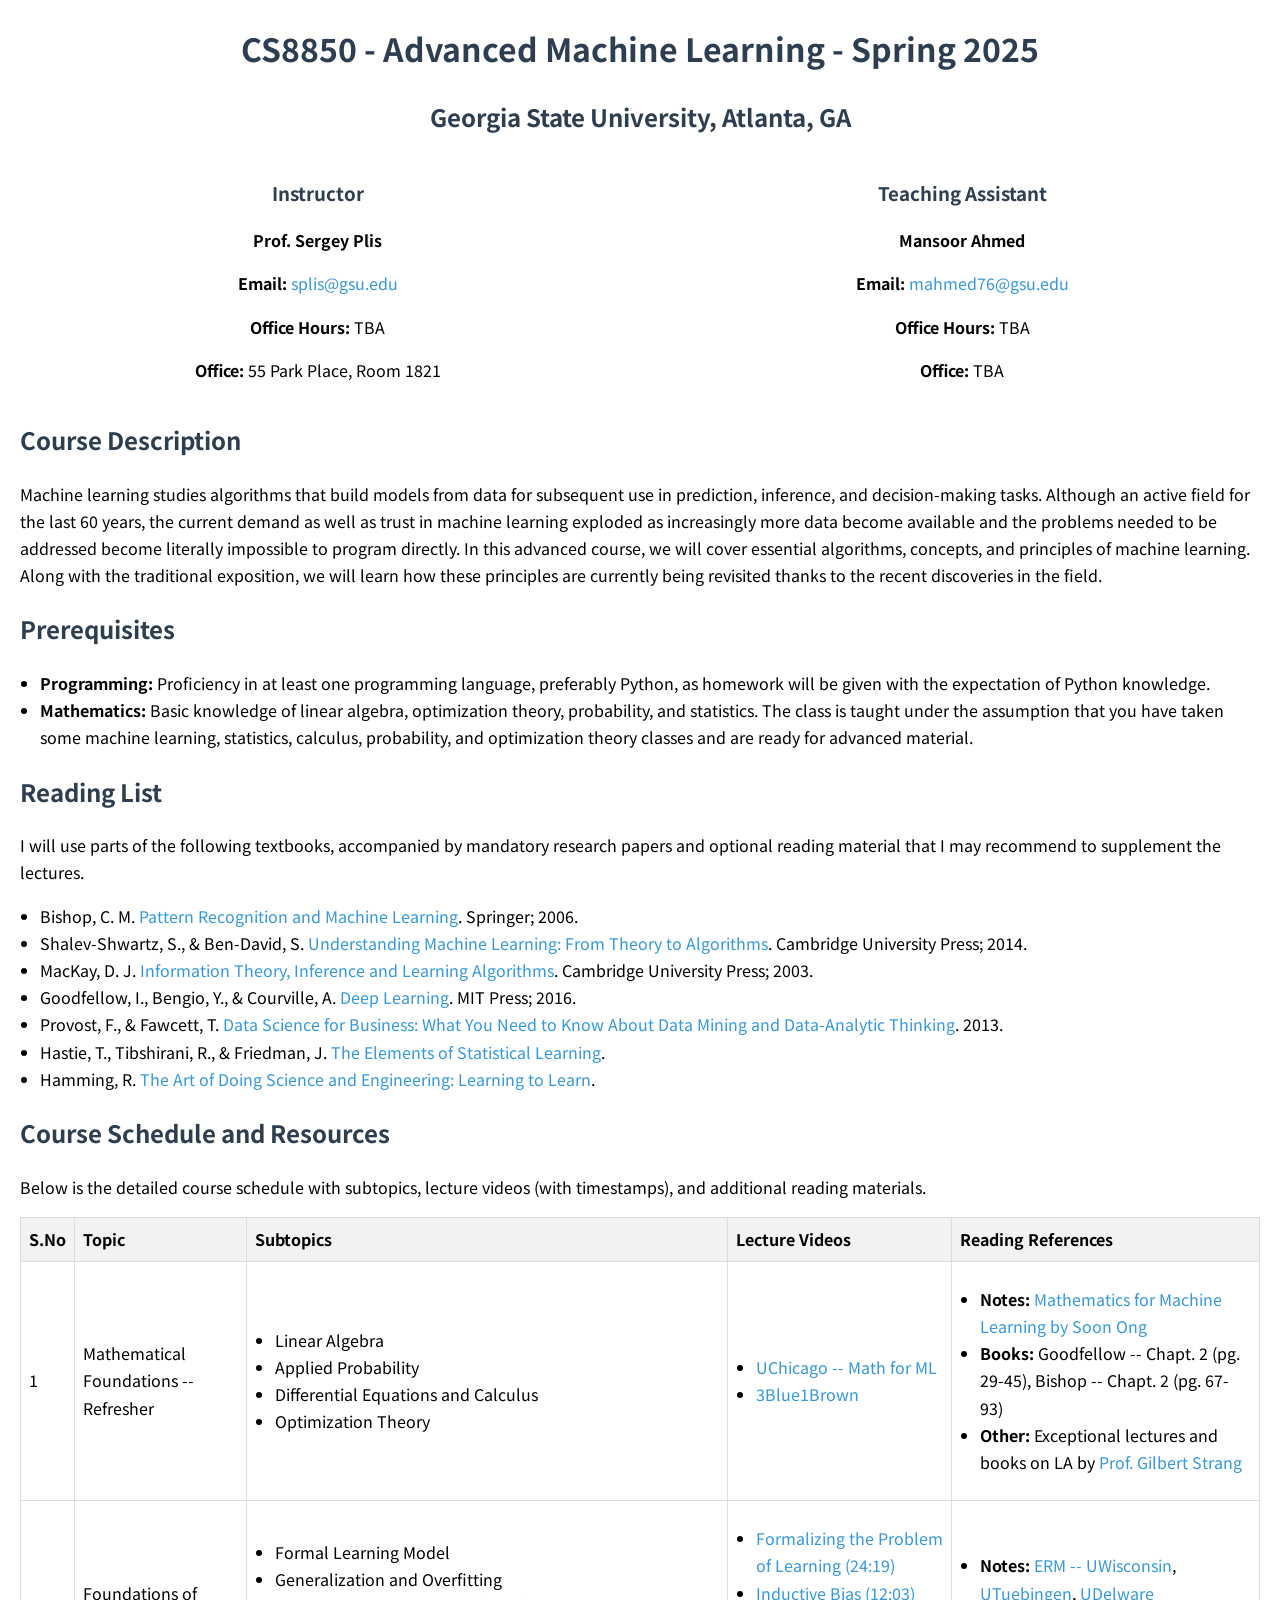
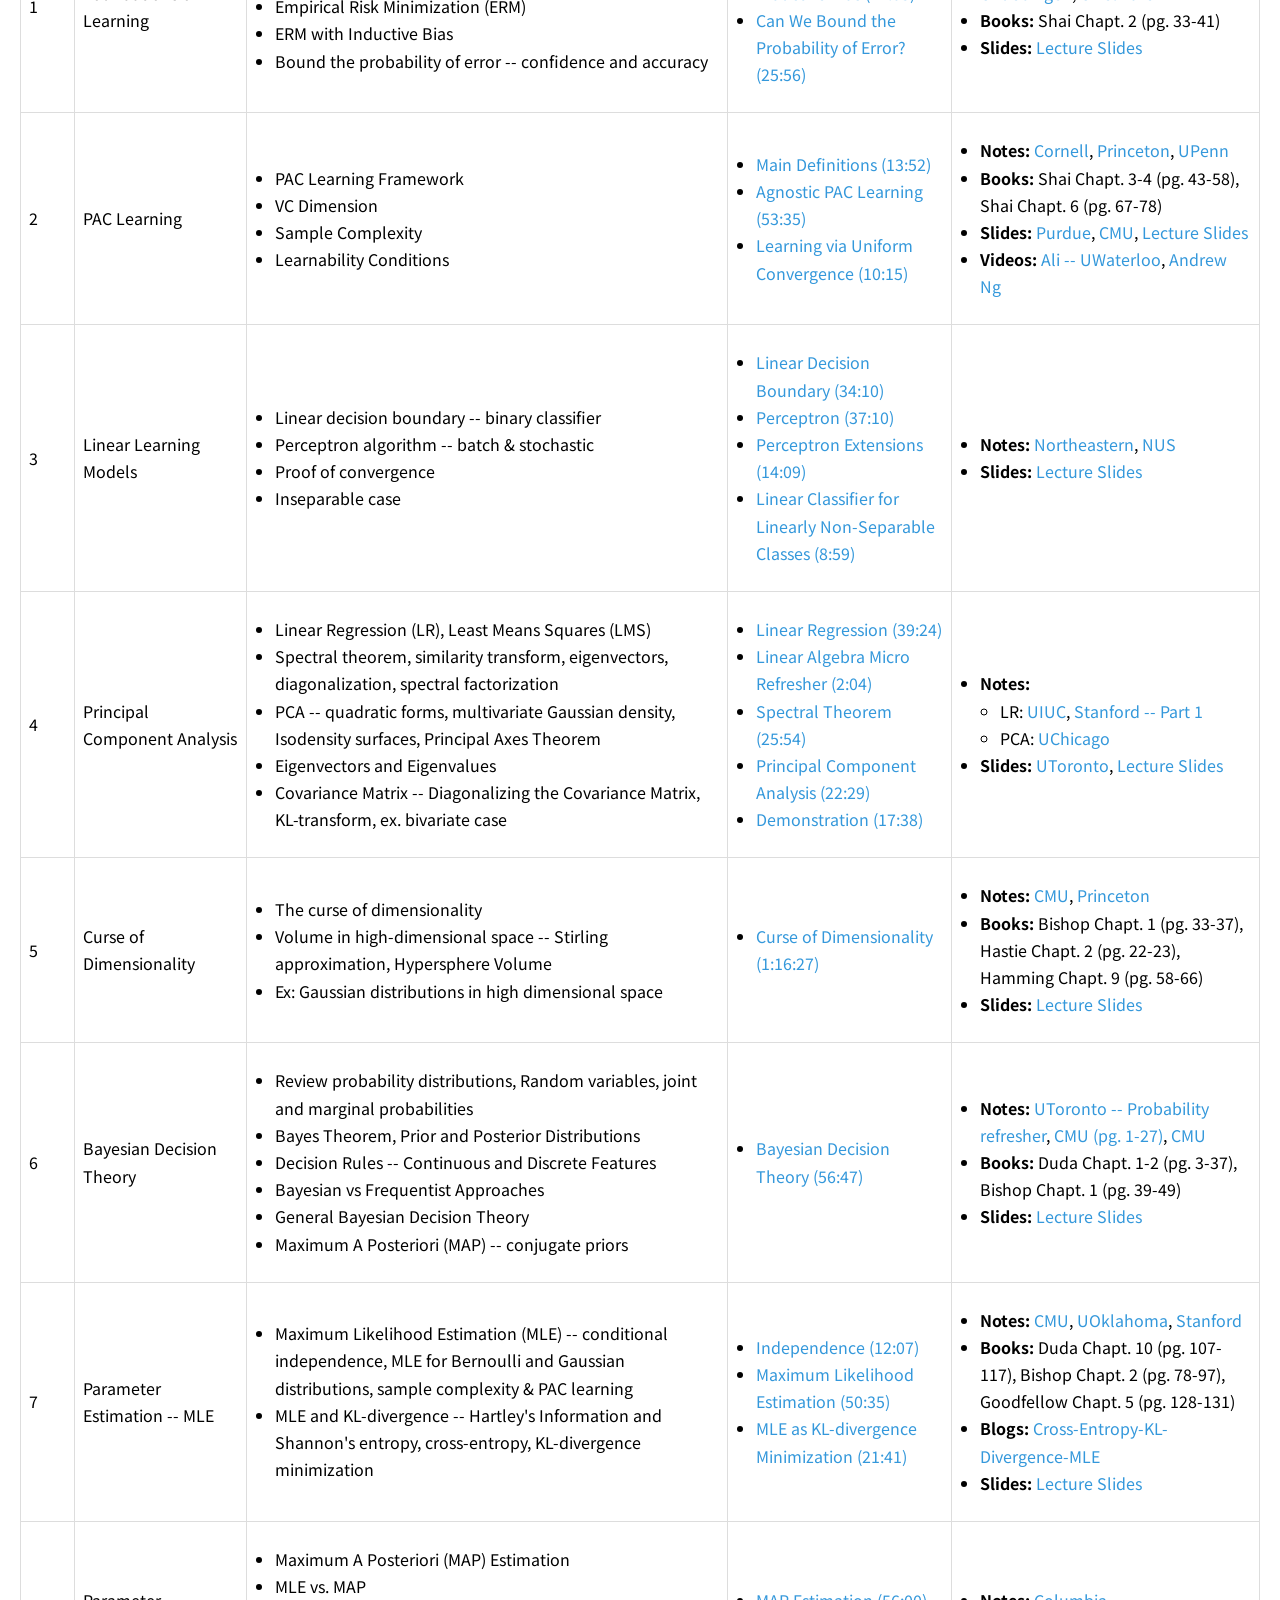
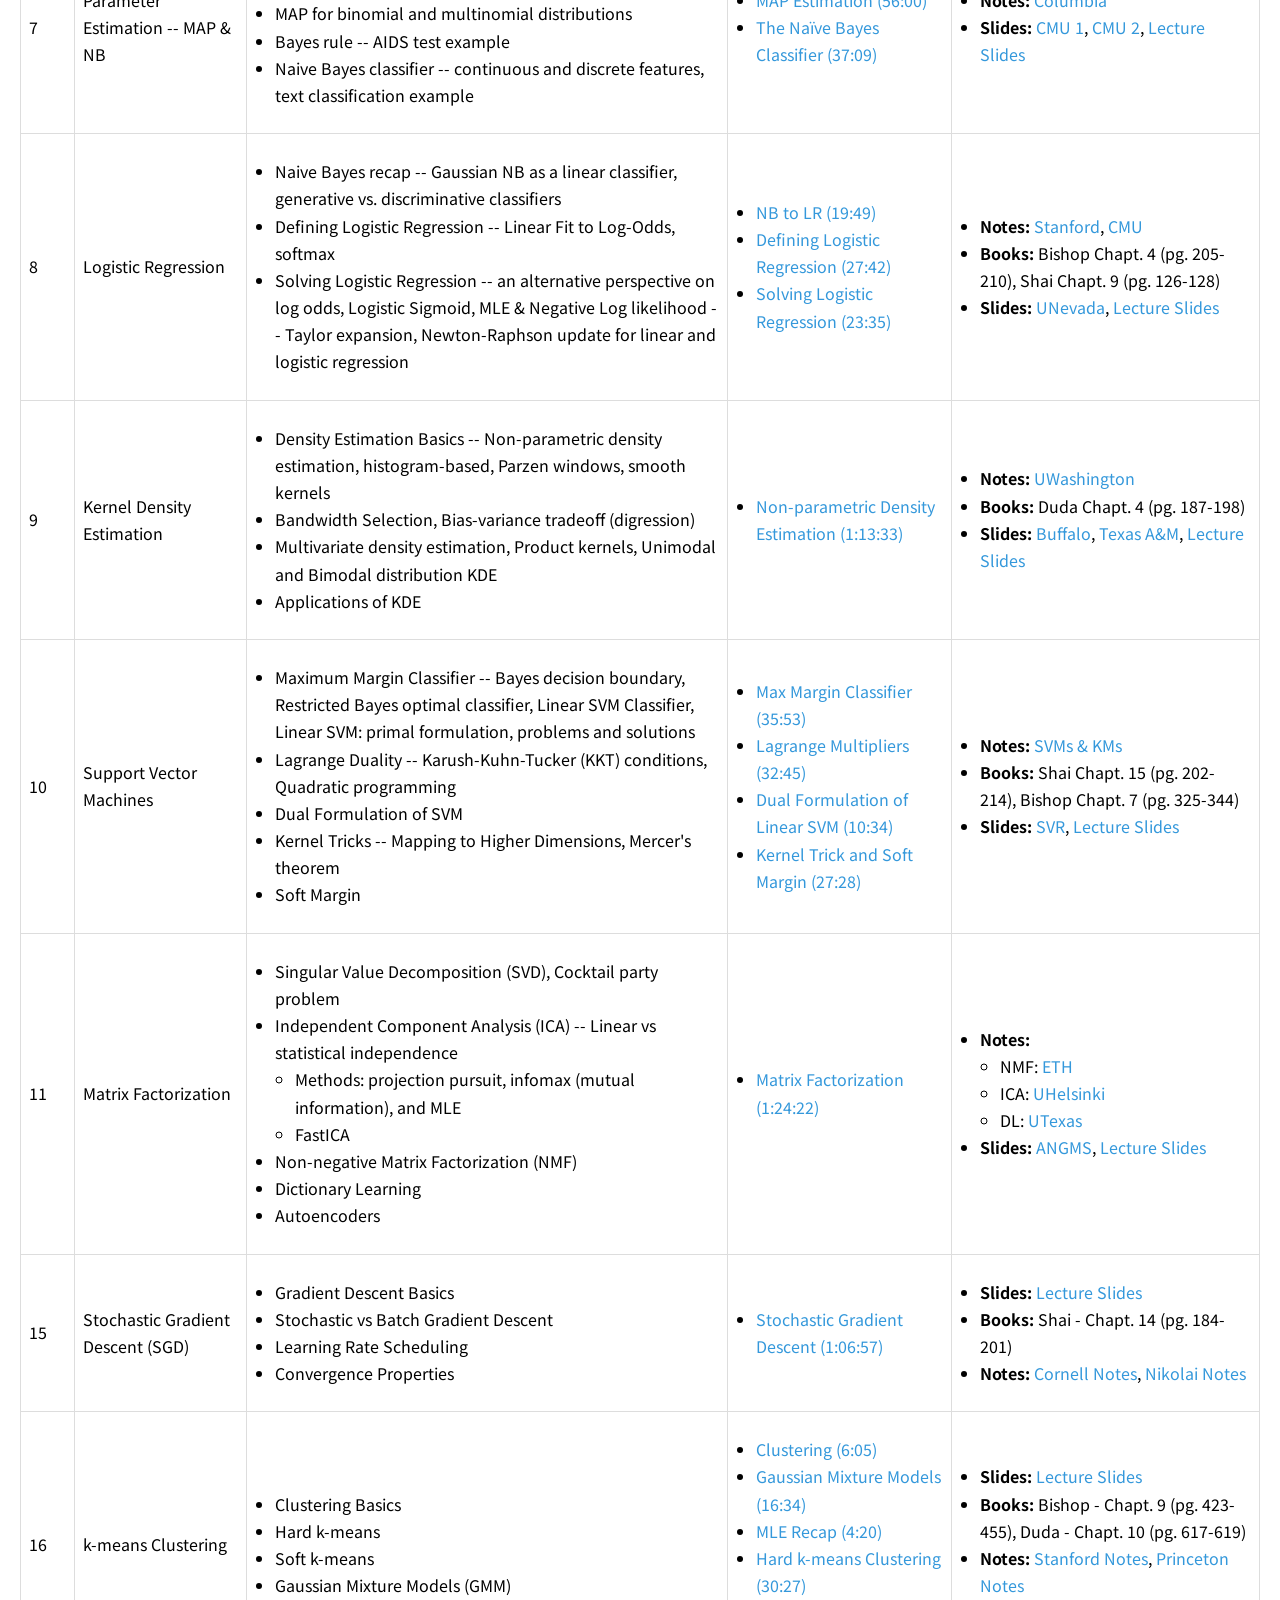
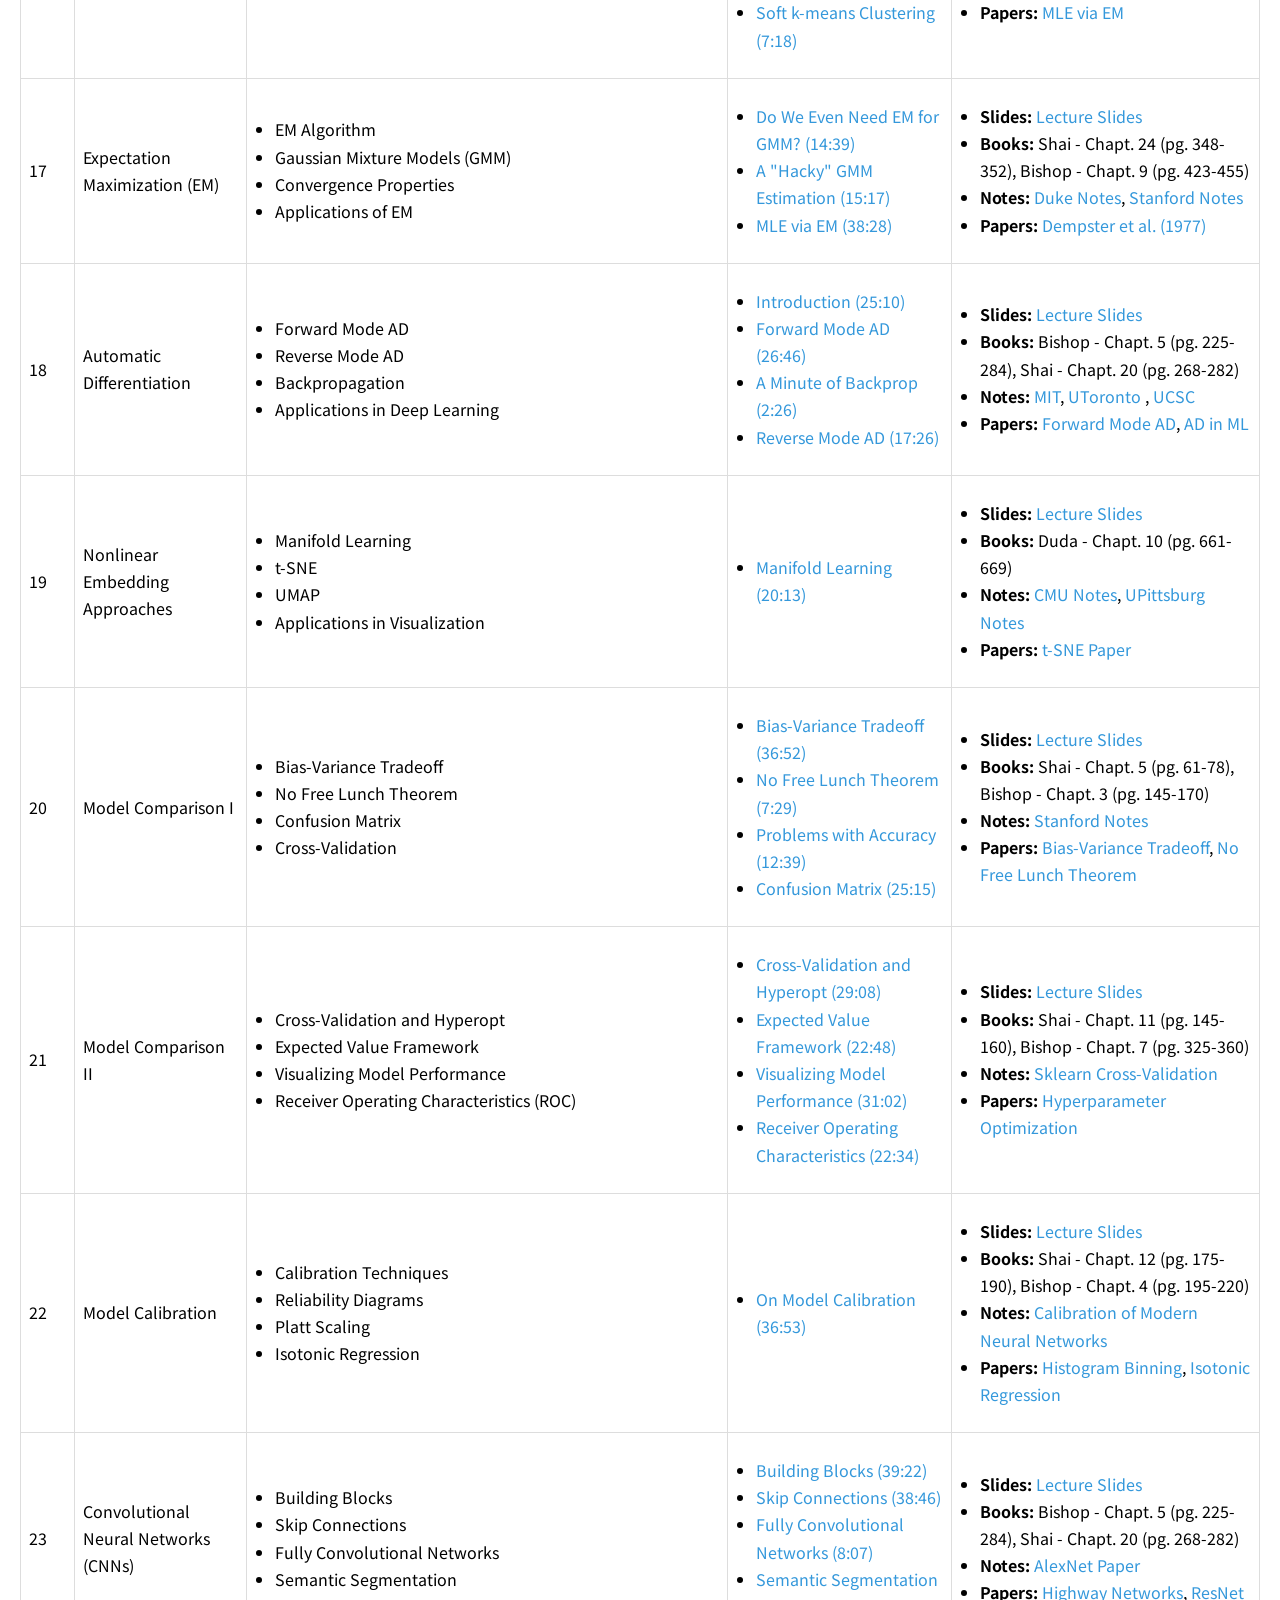
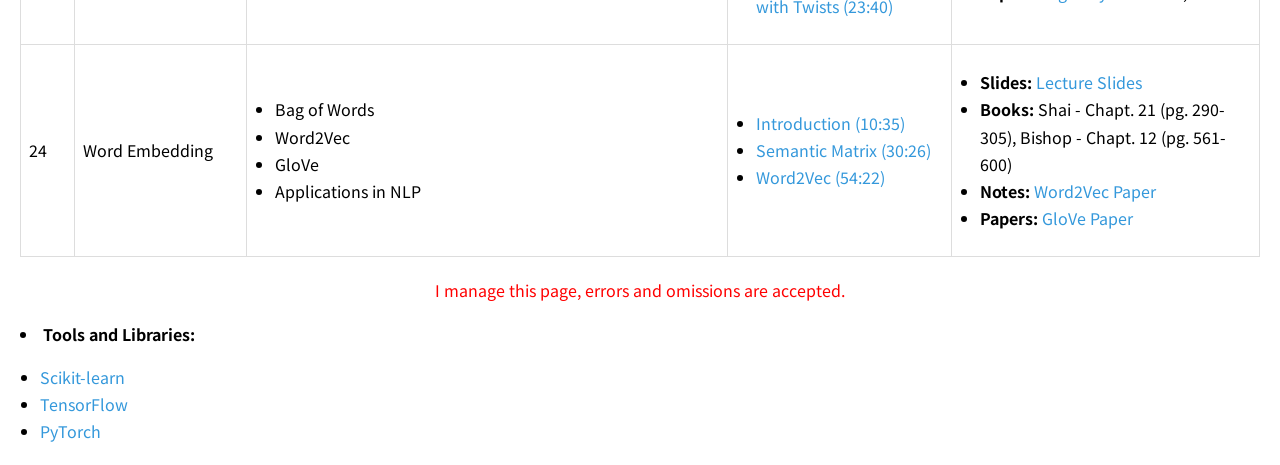
<file: aml25.html>
<!DOCTYPE html>
<html lang="en">
<head>
  <meta charset="UTF-8">
  <meta name="viewport" content="width=device-width, initial-scale=1.0">
  <title>CS8850 - Advanced Machine Learning</title>
  <link rel="preconnect" href="https://fonts.googleapis.com">
  <link rel="preconnect" href="https://fonts.gstatic.com" crossorigin>
  <link href="https://fonts.googleapis.com/css2?family=Noto+Sans+JP:wght@400;500;600;700&display=swap" rel="stylesheet">
  <style>
    body {
      font-family: 'Noto Sans JP', -apple-system, BlinkMacSystemFont, 'Segoe UI', sans-serif;
      line-height: 1.7;
      margin: 20px;
    }
    h1, h2, h3 {
      color: #2c3e50;
    }
    table {
      width: 100%;
      border-collapse: collapse;
      margin-bottom: 20px;
    }
    th, td {
      border: 1px solid #ddd;
      padding: 8px;
      text-align: left;
    }
    th {
      background-color: #f2f2f2;
    }
    ul {
      padding-left: 20px;
    }
    a {
      color: #3498db;
      text-decoration: none;
    }
    a:hover {
      text-decoration: underline;
    }
    .center {
      text-align: center;
    }
    .instructor-details, .ta-details {
      display: flex;
      justify-content: space-between;
      margin-bottom: 20px;
      text-align: center;
    }
    .instructor-details div, .ta-details div {
      width: 48%;
    }
  </style>
</head>
<body>

  <h1 class="center">CS8850 - Advanced Machine Learning - Spring 2025</h1>
  <h2 class="center">Georgia State University, Atlanta, GA</h2>

  <div class="instructor-details">
    <div>
      <h3>Instructor</h3>
      <p><strong>Prof. Sergey Plis</strong> </p>
      <p><strong>Email:</strong> <a target="_blank" href="mailto:splis@gsu.edu">splis@gsu.edu</a></p>
      <p><strong>Office Hours:</strong> TBA</p>
      <p><strong>Office:</strong> 55 Park Place, Room 1821</p>
    </div>
    <div>
      <h3> Teaching Assistant</h3>
      <p><strong>Mansoor Ahmed</strong> </p>
      <p><strong>Email:</strong> <a target="_blank" href="mailto:mahmed76@gsu.edu">mahmed76@gsu.edu</a></p>
      <p><strong>Office Hours:</strong> TBA</p>
      <p><strong>Office:</strong> TBA</p>
    </div>
  </div>

  <h2>Course Description</h2>
  <p>
    Machine learning studies algorithms that build models from data for subsequent use in prediction, inference, and decision-making tasks. Although an active field for the last 60 years, the current demand as well as trust in machine learning exploded as increasingly more data become available and the problems needed to be addressed become literally impossible to program directly. In this advanced course, we will cover essential algorithms, concepts, and principles of machine learning. Along with the traditional exposition, we will learn how these principles are currently being revisited thanks to the recent discoveries in the field.
  </p>

  <h2>Prerequisites</h2>
  <ul>
    <li><strong>Programming:</strong> Proficiency in at least one programming language, preferably Python, as homework will be given with the expectation of Python knowledge.</li>
    <li><strong>Mathematics:</strong> Basic knowledge of linear algebra, optimization theory, probability, and statistics. The class is taught under the assumption that you have taken some machine learning, statistics, calculus, probability, and optimization theory classes and are ready for advanced material.</li>
  </ul>

  <h2>Reading List</h2>
  <p>
    I will use parts of the following textbooks, accompanied by mandatory research papers and optional reading material that I may recommend to supplement the lectures.
  </p>

  <ul>
    <li>
      Bishop, C. M. 
      <a target="_blank" href="https://www.cs.uoi.gr/~arly/courses/ml/tmp/Bishop_book.pdf">Pattern Recognition and Machine Learning</a>.
      Springer; 2006.
    </li>
    <li>
      Shalev-Shwartz, S., & Ben-David, S. 
      <a target="_blank" href="https://www.cs.huji.ac.il/~shais/UnderstandingMachineLearning/understanding-machine-learning-theory-algorithms.pdf">Understanding Machine Learning: From Theory to Algorithms</a>.
      Cambridge University Press; 2014.
    </li>
    <li>
      MacKay, D. J. 
      <a target="_blank" href="http://www.inference.org.uk/itila/book.html">Information Theory, Inference and Learning Algorithms</a>.
      Cambridge University Press; 2003.
    </li>
    <li>
      Goodfellow, I., Bengio, Y., & Courville, A. 
      <a target="_blank" href="http://alvarestech.com/temp/deep/Deep%20Learning%20by%20Ian%20Goodfellow,%20Yoshua%20Bengio,%20Aaron%20Courville%20(z-lib.org).pdf">Deep Learning</a>.
      MIT Press; 2016.
    </li>
    <li>
      Provost, F., & Fawcett, T. 
      <a target="_blank" href="https://www.advisory21.com.mt/wp-content/uploads/2023/05/Data-Science-for-Business.pdf">Data Science for Business: What You Need to Know About Data Mining and Data-Analytic Thinking</a>.
      2013.
    </li>
    <li>
      Hastie, T., Tibshirani, R., & Friedman, J. 
      <a target="_blank" href="https://www.sas.upenn.edu/~fdiebold/NoHesitations/BookAdvanced.pdf">The Elements of Statistical Learning</a>.
    </li>
    <li>
      Hamming, R. 
      <a target="_blank" href="https://worrydream.com/refs/Hamming_1997_-_The_Art_of_Doing_Science_and_Engineering.pdf">The Art of Doing Science and Engineering: Learning to Learn</a>.
    </li>
  </ul>

  <h2>Course Schedule and Resources</h2>
  <p>Below is the detailed course schedule with subtopics, lecture videos (with timestamps), and additional reading materials.</p>

  <table>
    <thead>
      <tr>
        <th>S.No</th>
        <th>Topic</th>
        <th>Subtopics</th>
        <th>Lecture Videos</th>
        <th>Reading References</th>
      </tr>
    </thead>
    <tbody>


<!-- Week 1 -->
<tr>
  <td>1</td>
  <td>Mathematical Foundations -- Refresher</td>
  <td>
    <ul>
      <li>Linear Algebra</li>
      <li>Applied Probability</li>
      <li>Differential Equations and Calculus</li>
      <li>Optimization Theory</li>
    </ul>
  </td>
  <td>
    <ul>
      <li><a target="_blank" target="_blank" href="https://uchicago.hosted.panopto.com/Panopto/Pages/Sessions/List.aspx#folderID=%229a8246fb-a85d-4683-9652-ac41012e590c%22">UChicago -- Math for ML</a></li>
      <li><a target="_blank" href="https://www.3blue1brown.com/topics/linear-algebra">3Blue1Brown</a></li>
    </ul>
  </td>
  <td>
    <ul>
      <li><strong>Notes:</strong> <a target="_blank" href="https://mml-book.github.io/book/mml-book.pdf">Mathematics for Machine Learning by Soon Ong</a></li>
      <li><strong>Books:</strong> Goodfellow -- Chapt. 2 (pg. 29-45), Bishop -- Chapt. 2 (pg. 67-93)</li>
      <li><strong>Other:</strong> Exceptional lectures and books on LA by <a target="_blank" href="https://math.mit.edu/~gs/">Prof. Gilbert Strang</a></li>
    </ul>
  </td>
</tr>

<!-- Week 1 -->
<tr>
  <td>1</td>
  <td>Foundations of Learning</td>
  <td>
    <ul>
      <li>Formal Learning Model</li>
      <li>Generalization and Overfitting</li>
      <li>Empirical Risk Minimization (ERM)</li>
      <li>ERM with Inductive Bias</li>
      <li>Bound the probability of error -- confidence and accuracy</li>
    </ul>
  </td>
  <td>
    <ul>
      <li><a target="_blank" href="https://youtu.be/yqUG88kTByI?list=PLWL87aJW5Y--YMBUgw4yn28_njbLMHINR">Formalizing the Problem of Learning (24:19)</a></li>
      <li><a target="_blank" href="https://youtu.be/GCqoI5J7iRg">Inductive Bias (12:03)</a></li>
      <li><a target="_blank" href="https://youtu.be/B2lJ6ZQgWjU?list=PLWL87aJW5Y--YMBUgw4yn28_njbLMHINR">Can We Bound the Probability of Error? (25:56)</a></li>
    </ul>
  </td>
  <td>
    <ul>
      <li><strong>Notes:</strong> <a target="_blank" href="https://pages.cs.wisc.edu/~kandasamy/courses/24fall-cs861/lectures/lec0102_pac_learning_intro.pdf">ERM -- UWisconsin</a>, <a target="_blank" href="https://webdav.tuebingen.mpg.de/is-class-2/Lecture1.pdf">UTuebingen</a>, <a target="_blank" href="https://www.eecis.udel.edu/~xwu/class/ELEG867/Lecture2.pdf">UDelware</a></li>
      <li><strong>Books:</strong> Shai Chapt. 2 (pg. 33-41)</li>
      <li><strong>Slides:</strong> <a target="_blank" href="https://neuroneural.net/AML/cs8850_02_erm.html">Lecture Slides</a></li>
    </ul>
  </td>
</tr>

<!-- Week 2 -->
<tr>
  <td>2</td>
  <td>PAC Learning</td>
  <td>
    <ul>
      <li>PAC Learning Framework</li>
      <li>VC Dimension</li>
      <li>Sample Complexity</li>
      <li>Learnability Conditions</li>
    </ul>
  </td>
  <td>
    <ul>
      <li><a target="_blank" href="https://youtu.be/x4x7Wg_kpsA?list=PLWL87aJW5Y--YMBUgw4yn28_njbLMHINR">Main Definitions (13:52)</a></li>
      <li><a target="_blank" href="https://youtu.be/KDaBG4L3P8A?list=PLWL87aJW5Y--YMBUgw4yn28_njbLMHINR">Agnostic PAC Learning (53:35)</a></li>
      <li><a target="_blank" href="https://youtu.be/s3DRQHr9SVI?list=PLWL87aJW5Y--YMBUgw4yn28_njbLMHINR">Learning via Uniform Convergence (10:15)</a></li>
    </ul>
  </td>
  <td>
    <ul>
      <li><strong>Notes:</strong> <a target="_blank" href="https://www.cs.cornell.edu/courses/cs6781/2020sp/lectures/03-pac1.pdf">Cornell</a>, <a target="_blank" href="https://www.cs.princeton.edu/courses/archive/spring08/cos511/scribe_notes/0211.pdf">Princeton</a>, <a target="_blank" href="https://www.cis.upenn.edu/~danroth/Teaching/CS446-17/LectureNotesNew/colt/main.pdf">UPenn</a></li>
      <li><strong>Books:</strong> Shai Chapt. 3-4 (pg. 43-58), Shai Chapt. 6 (pg. 67-78)</li>
      <li><strong>Slides:</strong> <a target="_blank" href="https://engineering.purdue.edu/ChanGroup/ECE595/files/Lecture24_pac.pdf">Purdue</a>, <a target="_blank" href="https://www.cs.cmu.edu/~mgormley/courses/10601-s17/slides/lecture28-pac.pdf">CMU</a>, <a target="_blank" href="https://neuroneural.net/AML/cs8850_03_pac.html">Lecture Slides</a></li>
      <li><strong>Videos:</strong> <a target="_blank" href="https://www.youtube.com/watch?v=qOMOYM0WCzU">Ali -- UWaterloo</a>, <a target="_blank" href="https://www.youtube.com/watch?v=0kWZoyNRxTY&list=PLA89DCFA6ADACE599&index=11">Andrew Ng</a></li>
    </ul>
  </td>
</tr>

<!-- Week 3 -->
<tr>
  <td>3</td>
  <td>Linear Learning Models</td>
  <td>
    <ul>
      <li>Linear decision boundary -- binary classifier</li>
      <li>Perceptron algorithm -- batch & stochastic</li>
      <li>Proof of convergence</li>
      <li>Inseparable case</li>
    </ul>
  </td>
  <td>
    <ul>
      <li><a target="_blank" href="https://youtu.be/G5Adbaj54Ew?list=PLWL87aJW5Y--YMBUgw4yn28_njbLMHINR">Linear Decision Boundary (34:10)</a></li>
      <li><a target="_blank" href="https://youtu.be/MAvLeK4cbUI?list=PLWL87aJW5Y--YMBUgw4yn28_njbLMHINR">Perceptron (37:10)</a></li>
      <li><a target="_blank" href="https://youtu.be/rAbf1h16dZo?list=PLWL87aJW5Y--YMBUgw4yn28_njbLMHINR">Perceptron Extensions (14:09)</a></li>
      <li><a target="_blank" href="https://youtu.be/619G2Mgnlpw?list=PLWL87aJW5Y--YMBUgw4yn28_njbLMHINR">Linear Classifier for Linearly Non-Separable Classes (8:59)</a></li>
    </ul>
  </td>
  <td>
    <ul>
      <li><strong>Notes:</strong> <a target="_blank" href="https://course.ccs.neu.edu/cs6140sp15/2_GD_REG_pton_NN/lecture_notes/lectureNotes_Perceptron.pdf">Northeastern</a>, <a target="_blank" href="https://www.comp.nus.edu.sg/~scarlett/CS5339_notes/01-Perceptron_Notes.pdf">NUS</a></li>
      <li><strong>Slides:</strong> <a target="_blank" href="https://neuroneural.net/AML/cs8850_05_linear.html">Lecture Slides</a></li>
    </ul>
  </td>
</tr>

<!-- Week 4 -->
<tr>
  <td>4</td>
  <td>Principal Component Analysis</td>
  <td>
    <ul>
      <li>Linear Regression (LR), Least Means Squares (LMS)</li>
      <li>Spectral theorem, similarity transform, eigenvectors, diagonalization, spectral factorization</li>
      <li>PCA -- quadratic forms, multivariate Gaussian density, Isodensity surfaces, Principal Axes Theorem</li>
      <li>Eigenvectors and Eigenvalues</li>
      <li>Covariance Matrix -- Diagonalizing the Covariance Matrix, KL-transform, ex. bivariate case</li>
    </ul>
  </td>
  <td>
    <ul>
      <li><a target="_blank" href="https://youtu.be/D3aelYmwfL8?list=PLWL87aJW5Y--YMBUgw4yn28_njbLMHINR">Linear Regression (39:24)</a></li>
      <li><a target="_blank" href="https://youtu.be/Ow3iluZkHJs?list=PLWL87aJW5Y--YMBUgw4yn28_njbLMHINR">Linear Algebra Micro Refresher (2:04)</a></li>
      <li><a target="_blank" href="https://youtu.be/ZNRQFAx28WY?list=PLWL87aJW5Y--YMBUgw4yn28_njbLMHINR">Spectral Theorem (25:54)</a></li>
      <li><a target="_blank" href="https://youtu.be/EXDMzm3_e78?list=PLWL87aJW5Y--YMBUgw4yn28_njbLMHINR">Principal Component Analysis (22:29)</a></li>
      <li><a target="_blank" href="https://youtu.be/15tPLTsDeyg?list=PLWL87aJW5Y--YMBUgw4yn28_njbLMHINR">Demonstration (17:38)</a></li>
    </ul>
  </td>
  <td>
    <ul>
      <li><strong>Notes:</strong> 
        <ul>
          <li>LR: <a target="_blank" href="https://courses.grainger.illinois.edu/ece420/fa2017/AdaptiveSignalProcessing.pdf">UIUC</a>, <a target="_blank" href="https://see.stanford.edu/materials/aimlcs229/cs229-notes1.pdf">Stanford -- Part 1</a></li>
          <li>PCA: <a target="_blank" href="https://www.math.uchicago.edu/~may/VIGRE/VIGRE2009/REUPapers/Mei.pdf">UChicago</a></li>
        </ul>
      </li>
      <li><strong>Slides:</strong> <a target="_blank" href="https://www.cs.toronto.edu/~rahulgk/courses/csc311_f23/lectures/lec08.pdf">UToronto</a>, <a target="_blank" href="https://neuroneural.net/AML/cs8850_06_pca.html">Lecture Slides</a></li>
    </ul>
  </td>
</tr>

<!-- Week 5 -->
<tr>
  <td>5</td>
  <td>Curse of Dimensionality</td>
  <td>
    <ul>
      <li>The curse of dimensionality</li>
      <li>Volume in high-dimensional space -- Stirling approximation, Hypersphere Volume</li>
      <li>Ex: Gaussian distributions in high dimensional space</li>
    </ul>
  </td>
  <td>
    <ul>
      <li><a target="_blank" href="https://youtu.be/jcFKqAbExeE?list=PLWL87aJW5Y--YMBUgw4yn28_njbLMHINR">Curse of Dimensionality (1:16:27)</a></li>
    </ul>
  </td>
  <td>
    <ul>
      <li><strong>Notes:</strong> <a target="_blank" href="https://www.cs.cmu.edu/~venkatg/teaching/CStheory-infoage/chap1-high-dim-space.pdf">CMU</a>, <a target="_blank" href="https://www.cs.princeton.edu/courses/archive/fall15/cos521/lecnotes/lec12.pdf">Princeton</a></li>
      <li><strong>Books:</strong> Bishop Chapt. 1 (pg. 33-37), Hastie Chapt. 2 (pg. 22-23), Hamming Chapt. 9 (pg. 58-66)</li>
      <li><strong>Slides:</strong> <a target="_blank" href="https://neuroneural.net/AML/cs8850_07_curse.html">Lecture Slides</a></li>
    </ul>
  </td>
</tr>

<!-- Week 6 -->
<tr>
  <td>6</td>
  <td>Bayesian Decision Theory</td>
  <td>
    <ul>
      <li>Review probability distributions, Random variables, joint and marginal probabilities</li>
      <li>Bayes Theorem, Prior and Posterior Distributions</li>
      <li>Decision Rules -- Continuous and Discrete Features</li>
      <li>Bayesian vs Frequentist Approaches</li>
      <li>General Bayesian Decision Theory</li>
      <li>Maximum A Posteriori (MAP) -- conjugate priors</li>
    </ul>
  </td>
  <td>
    <ul>
      <li><a target="_blank" href="https://youtu.be/se3cKtL30i0?list=PLWL87aJW5Y--YMBUgw4yn28_njbLMHINR">Bayesian Decision Theory (56:47)</a></li>
    </ul>
  </td>
  <td>
    <ul>
      <li><strong>Notes:</strong> <a target="_blank" href="https://www.cs.toronto.edu/~ucacsjp/ProbLearning.pdf">UToronto -- Probability refresher</a>, <a target="_blank" href="https://www.stat.cmu.edu/~larry/=sml/Bayes.pdf">CMU (pg. 1-27)</a>, <a target="_blank" href="https://www.stat.cmu.edu/~brian/463-663/week09/Chapter%2003.pdf">CMU</a></li>
      <li><strong>Books:</strong> Duda Chapt. 1-2 (pg. 3-37), Bishop Chapt. 1 (pg. 39-49)</li>
      <li><strong>Slides:</strong> <a target="_blank" href="https://neuroneural.net/AML/cs8850_08_bayes.html">Lecture Slides</a></li>
    </ul>
  </td>
</tr>

<!-- Week 7 -->
<tr>
  <td>7</td>
  <td>Parameter Estimation -- MLE</td>
  <td>
    <ul>
      <li>Maximum Likelihood Estimation (MLE) -- conditional independence, MLE for Bernoulli and Gaussian distributions, sample complexity & PAC learning</li>
      <li>MLE and KL-divergence -- Hartley's Information and Shannon's entropy, cross-entropy, KL-divergence minimization</li>
    </ul>
  </td>
  <td>
    <ul>
      <li><a target="_blank" href="https://youtu.be/pulSqfONQBs?list=PLWL87aJW5Y--YMBUgw4yn28_njbLMHINR">Independence (12:07)</a></li>
      <li><a target="_blank" href="https://youtu.be/XPwXf8N9Uq0">Maximum Likelihood Estimation (50:35)</a></li>
      <li><a target="_blank" href="https://youtu.be/j1ytTIYfdlY?list=PLWL87aJW5Y--YMBUgw4yn28_njbLMHINR">MLE as KL-divergence Minimization (21:41)</a></li>
    </ul>
  </td>
  <td>
    <ul>
      <li><strong>Notes:</strong> <a target="_blank" href="https://www.cs.cmu.edu/~10315/notes/10315_S24_Notes_MLE.pdf">CMU</a>, <a target="_blank" href="https://math.ou.edu/~cremling/teaching/lecturenotes/stat/ln3.pdf">UOklahoma</a>, <a target="_blank" href="https://web.stanford.edu/class/archive/cs/cs109/cs109.1206/lectureNotes/LN20_parameters_mle.pdf">Stanford</a></li>
      <li><strong>Books:</strong> Duda Chapt. 10 (pg. 107-117), Bishop Chapt. 2 (pg. 78-97), Goodfellow Chapt. 5 (pg. 128-131)</li>
      <li><strong>Blogs:</strong> <a target="_blank" href="https://leimao.github.io/blog/Cross-Entropy-KL-Divergence-MLE/">Cross-Entropy-KL-Divergence-MLE</a></li>
      <li><strong>Slides:</strong> <a target="_blank" href="https://neuroneural.net/AML/cs8850_09_MLE.html">Lecture Slides</a></li>
    </ul>
  </td>
</tr>

<!-- Week 7 -->
<tr>
  <td>7</td>
  <td>Parameter Estimation -- MAP & NB</td>
  <td>
    <ul>
      <li>Maximum A Posteriori (MAP) Estimation</li>
      <li>MLE vs. MAP</li>
      <li>MAP for binomial and multinomial distributions</li>
      <li>Bayes rule -- AIDS test example</li>
      <li>Naive Bayes classifier -- continuous and discrete features, text classification example</li>
    </ul>
  </td>
  <td>
    <ul>
      <li><a target="_blank" href="https://youtu.be/iACJJ4_AN4I?list=PLWL87aJW5Y--YMBUgw4yn28_njbLMHINR">MAP Estimation (56:00)</a></li>
      <li><a target="_blank" href="https://youtu.be/QsAe2e7d9m0?list=PLWL87aJW5Y--YMBUgw4yn28_njbLMHINR">The Naïve Bayes Classifier (37:09)</a></li>
    </ul>
  </td>
  <td>
    <ul>
      <li><strong>Notes:</strong> <a target="_blank" href="https://www.cs.columbia.edu/~mcollins/em.pdf">Columbia</a></li>
      <li><strong>Slides:</strong> <a target="_blank" href="https://www.cs.cmu.edu/~aarti/Class/10315_Fall19/lecs/Lecture4.pdf">CMU 1</a>, <a target="_blank" href="https://www.cs.cmu.edu/~tom/10601_sp08/slides/recitation-mle-nb.pdf">CMU 2</a>, <a target="_blank" href="https://neuroneural.net/AML/cs8850_10_naive_bayes.html">Lecture Slides</a></li>
    </ul>
  </td>
</tr>

<!-- Week 8 -->
<tr>
  <td>8</td>
  <td>Logistic Regression</td>
  <td>
    <ul>
      <li>Naive Bayes recap -- Gaussian NB as a linear classifier, generative vs. discriminative classifiers</li>
      <li>Defining Logistic Regression -- Linear Fit to Log-Odds, softmax</li>
      <li>Solving Logistic Regression -- an alternative perspective on log odds, Logistic Sigmoid, MLE & Negative Log likelihood -- Taylor expansion, Newton-Raphson update for linear and logistic regression</li>
    </ul>
  </td>
  <td>
    <ul>
      <li><a target="_blank" href="https://youtu.be/SRG2CgyQ9TY?list=PLWL87aJW5Y--YMBUgw4yn28_njbLMHINR">NB to LR (19:49)</a></li>
      <li><a target="_blank" href="https://youtu.be/kb3uUypVC8I?list=PLWL87aJW5Y--YMBUgw4yn28_njbLMHINR">Defining Logistic Regression (27:42)</a></li>
      <li><a target="_blank" href="https://youtu.be/eC58QL1BZCA?list=PLWL87aJW5Y--YMBUgw4yn28_njbLMHINR">Solving Logistic Regression (23:35)</a></li>
    </ul>
  </td>
  <td>
    <ul>
      <li><strong>Notes:</strong> <a target="_blank" href="https://web.stanford.edu/~jurafsky/slp3/5.pdf">Stanford</a>, <a target="_blank" href="https://www.stat.cmu.edu/~cshalizi/uADA/12/lectures/ch12.pdf">CMU</a></li>
      <li><strong>Books:</strong> Bishop Chapt. 4 (pg. 205-210), Shai Chapt. 9 (pg. 126-128)</li>
      <li><strong>Slides:</strong> <a target="_blank" href="https://mkang.faculty.unlv.edu/teaching/CS489_689/09.Logistic%20Regression.pdf">UNevada</a>, <a target="_blank" href="https://neuroneural.net/AML/cs8850_11_logistic_regression.html">Lecture Slides</a></li>
    </ul>
  </td>
</tr>

<!-- Week 9 -->
<tr>
  <td>9</td>
  <td>Kernel Density Estimation</td>
  <td>
    <ul>
      <li>Density Estimation Basics -- Non-parametric density estimation, histogram-based, Parzen windows, smooth kernels</li>
      <li>Bandwidth Selection, Bias-variance tradeoff (digression)</li>
      <li>Multivariate density estimation, Product kernels, Unimodal and Bimodal distribution KDE</li>
      <li>Applications of KDE</li>
    </ul>
  </td>
  <td>
    <ul>
      <li><a target="_blank" href="https://youtu.be/kJBmvF9HqCc?list=PLWL87aJW5Y--YMBUgw4yn28_njbLMHINR">Non-parametric Density Estimation (1:13:33)</a></li>
    </ul>
  </td>
  <td>
    <ul>
      <li><strong>Notes:</strong> <a target="_blank" href="https://faculty.washington.edu/yenchic/17Sp_403/Lec7-density.pdf">UWashington</a></li>
      <li><strong>Books:</strong> Duda Chapt. 4 (pg. 187-198)</li>
      <li><strong>Slides:</strong> <a target="_blank" href="https://cse.buffalo.edu/~jcorso/t/CSE555/files/lecture_nonprm.pdf">Buffalo</a>, <a target="_blank" href="https://people.engr.tamu.edu/rgutier/web_courses/cs790_w02/l10.pdf">Texas A&M</a>, <a target="_blank" href="https://neuroneural.net/AML/cs8850_12_kde_etc.html">Lecture Slides</a></li>
    </ul>
  </td>
</tr>

<!-- Week 10 -->
<tr>
  <td>10</td>
  <td>Support Vector Machines</td>
  <td>
    <ul>
      <li>Maximum Margin Classifier -- Bayes decision boundary, Restricted Bayes optimal classifier, Linear SVM Classifier, Linear SVM: primal formulation, problems and solutions</li>
      <li>Lagrange Duality -- Karush-Kuhn-Tucker (KKT) conditions, Quadratic programming</li>
      <li>Dual Formulation of SVM</li>
      <li>Kernel Tricks -- Mapping to Higher Dimensions, Mercer's theorem</li>
      <li>Soft Margin</li>
    </ul>
  </td>
  <td>
    <ul>
      <li><a target="_blank" href="https://youtu.be/0QM95dkRdW4?list=PLWL87aJW5Y--YMBUgw4yn28_njbLMHINR">Max Margin Classifier (35:53)</a></li>
      <li><a target="_blank" href="https://youtu.be/s_gJ0j_fEZU?list=PLWL87aJW5Y--YMBUgw4yn28_njbLMHINR">Lagrange Multipliers (32:45)</a></li>
      <li><a target="_blank" href="https://youtu.be/4eEuFI5FInY?list=PLWL87aJW5Y--YMBUgw4yn28_njbLMHINR">Dual Formulation of Linear SVM (10:34)</a></li>
      <li><a target="_blank" href="https://youtu.be/_5OK22gB2O8?list=PLWL87aJW5Y--YMBUgw4yn28_njbLMHINR">Kernel Trick and Soft Margin (27:28)</a></li>
    </ul>
  </td>
  <td>
    <ul>
      <li><strong>Notes:</strong> <a target="_blank" href="https://www.cse.msu.edu/~cse802/S17/slides/Lec_17_Mar27_SVM.pdf">SVMs & KMs</a></li>
      <li><strong>Books:</strong> Shai Chapt. 15 (pg. 202-214), Bishop Chapt. 7 (pg. 325-344)</li>
      <li><strong>Slides:</strong> <a target="_blank" href="https://www.cs.mcgill.ca/~dprecup/courses/ML/Lectures/ml-lecture06.pdf">SVR</a>, <a target="_blank" href="https://neuroneural.net/AML/cs8850_13_svm.html">Lecture Slides</a></li>
    </ul>
  </td>
</tr>

<!-- Week 11 -->
<tr>
  <td>11</td>
  <td>Matrix Factorization</td>
  <td>
    <ul>
      <li>Singular Value Decomposition (SVD), Cocktail party problem</li>
      <li>Independent Component Analysis (ICA) -- Linear vs statistical independence</li>
      <ul>
        <li>Methods: projection pursuit, infomax (mutual information), and MLE</li>
        <li>FastICA</li>
      </ul>
      <li>Non-negative Matrix Factorization (NMF)</li>
      <li>Dictionary Learning</li>
      <li>Autoencoders</li>
    </ul>
  </td>
  <td>
    <ul>
      <li><a target="_blank" href="https://youtu.be/rkEJdK8nxsw?list=PLWL87aJW5Y--YMBUgw4yn28_njbLMHINR">Matrix Factorization (1:24:22)</a></li>
    </ul>
  </td>
  <td>
    <ul>
      <li><strong>Notes:</strong> 
        <ul>
          <li>NMF: <a target="_blank" href="https://people.math.ethz.ch/~nicolai/mv/notes4.pdf">ETH</a></li>
          <li>ICA: <a target="_blank" href="https://www.cs.jhu.edu/~ayuille/courses/Stat161-261-Spring14/HyvO00-icatut.pdf">UHelsinki</a></li>
          <li>DL: <a target="_blank" href="https://users.ece.utexas.edu/~sanghavi/courses/scribed_notes/Lecture_24_Scribe_Notes.pdf">UTexas</a></li>
        </ul>
      </li>
      <li><strong>Slides:</strong> <a target="_blank" href="https://angms.science/doc/NMF/nmf_0.pdf">ANGMS</a>, <a target="_blank" href="https://neuroneural.net/AML/cs8850_14_factorization.html">Lecture Slides</a></li>
    </ul>
  </td>
</tr>

      

<!-- Week 15 -->
<tr>
  <td>15</td>
  <td>Stochastic Gradient Descent (SGD)</td>
  <td>
    <ul>
      <li>Gradient Descent Basics</li>
      <li>Stochastic vs Batch Gradient Descent</li>
      <li>Learning Rate Scheduling</li>
      <li>Convergence Properties</li>
    </ul>
  </td>
  <td>
    <ul>
      <li><a target="_blank" href="https://youtu.be/FkfDlOnQVvQ?list=PLWL87aJW5Y--YMBUgw4yn28_njbLMHINR">Stochastic Gradient Descent (1:06:57)</a></li>
    </ul>
  </td>
  <td>
    <ul>
      <li><strong>Slides:</strong> <a target="_blank" href="https://neuroneural.net/AML/cs8850_15_SGD.html">Lecture Slides</a></li>
      <li><strong>Books:</strong> Shai - Chapt. 14 (pg. 184-201)</li>
      <li><strong>Notes:</strong> <a target="_blank" href="https://www.cs.cornell.edu/courses/cs4787/2019sp/notes/lecture5.pdf">Cornell Notes</a>, <a target="_blank" href="https://nikolaimatni.github.io/courses/ese680-fall2019/scribe-notes/lecture16.pdf">Nikolai Notes</a></li>
    </ul>
  </td>
</tr>

<!-- Week 16 -->
<tr>
  <td>16</td>
  <td>k-means Clustering</td>
  <td>
    <ul>
      <li>Clustering Basics</li>
      <li>Hard k-means</li>
      <li>Soft k-means</li>
      <li>Gaussian Mixture Models (GMM)</li>
    </ul>
  </td>
  <td>
    <ul>
      <li><a target="_blank" href="https://youtu.be/cxcHmgYuXpE?list=PLWL87aJW5Y--YMBUgw4yn28_njbLMHINR">Clustering (6:05)</a></li>
      <li><a target="_blank" href="https://youtu.be/Q9yV86BrCII?list=PLWL87aJW5Y--YMBUgw4yn28_njbLMHINR">Gaussian Mixture Models (16:34)</a></li>
      <li><a target="_blank" href="https://youtu.be/meRPb0SbGxc?list=PLWL87aJW5Y--YMBUgw4yn28_njbLMHINR">MLE Recap (4:20)</a></li>
      <li><a target="_blank" href="https://youtu.be/838SN9pqj7c?list=PLWL87aJW5Y--YMBUgw4yn28_njbLMHINR">Hard k-means Clustering (30:27)</a></li>
      <li><a target="_blank" href="https://youtu.be/SnO77_iy0sA?list=PLWL87aJW5Y--YMBUgw4yn28_njbLMHINR">Soft k-means Clustering (7:18)</a></li>
    </ul>
  </td>
  <td>
    <ul>
      <li><strong>Slides:</strong> <a target="_blank" href="https://neuroneural.net/AML/cs8850_16_kmeans.html">Lecture Slides</a></li>
      <li><strong>Books:</strong> Bishop - Chapt. 9 (pg. 423-455), Duda - Chapt. 10 (pg. 617-619)</li>
      <li><strong>Notes:</strong> <a target="_blank" href="https://see.stanford.edu/materials/aimlcs229/cs229-notes7a.pdf">Stanford Notes</a>, <a target="_blank" href="https://www2.stat.duke.edu/~rcs46/lectures_2017/10-unsupervise/10-kmeans_v2.pdf">Princeton Notes</a></li>
      <li><strong>Papers:</strong> <a target="_blank" href="https://web.mit.edu/6.435/www/Dempster77.pdf">MLE via EM</a></li>
    </ul>
  </td>
</tr>

<!-- Week 17 -->
<tr>
  <td>17</td>
  <td>Expectation Maximization (EM)</td>
  <td>
    <ul>
      <li>EM Algorithm</li>
      <li>Gaussian Mixture Models (GMM)</li>
      <li>Convergence Properties</li>
      <li>Applications of EM</li>
    </ul>
  </td>
  <td>
    <ul>
      <li><a target="_blank" href="https://youtu.be/J-3If9t0p_0?list=PLWL87aJW5Y--YMBUgw4yn28_njbLMHINR">Do We Even Need EM for GMM? (14:39)</a></li>
      <li><a target="_blank" href="https://youtu.be/Bn6L3rB9eiw?list=PLWL87aJW5Y--YMBUgw4yn28_njbLMHINR">A "Hacky" GMM Estimation (15:17)</a></li>
      <li><a target="_blank" href="https://youtu.be/tWOO3g_BZ-Y?list=PLWL87aJW5Y--YMBUgw4yn28_njbLMHINR">MLE via EM (38:28)</a></li>
    </ul>
  </td>
  <td>
    <ul>
      <li><strong>Slides:</strong> <a target="_blank" href="https://neuroneural.net/AML/cs8850_17_EM.html">Lecture Slides</a></li>
      <li><strong>Books:</strong> Shai - Chapt. 24 (pg. 348-352), Bishop - Chapt. 9 (pg. 423-455)</li>
      <li><strong>Notes:</strong> <a target="_blank" href="https://users.cs.duke.edu/~cynthia/CourseNotes/GMMEMNotes.pdf">Duke Notes</a>, <a target="_blank" href="https://web.stanford.edu/~lmackey/stats306b/doc/stats306b-spring14-lecture2_scribed.pdf">Stanford Notes</a></li>
      <li><strong>Papers:</strong> <a target="_blank" href="https://web.mit.edu/6.435/www/Dempster77.pdf">Dempster et al. (1977)</a></li>
    </ul>
  </td>
</tr>

<!-- Week 18 -->
<tr>
  <td>18</td>
  <td>Automatic Differentiation</td>
  <td>
    <ul>
      <li>Forward Mode AD</li>
      <li>Reverse Mode AD</li>
      <li>Backpropagation</li>
      <li>Applications in Deep Learning</li>
    </ul>
  </td>
  <td>
    <ul>
      <li><a target="_blank" href="https://youtu.be/Ct7N2VOrglk?list=PLWL87aJW5Y--YMBUgw4yn28_njbLMHINR">Introduction (25:10)</a></li>
      <li><a target="_blank" href="https://youtu.be/gQ3IG6nt2TY?list=PLWL87aJW5Y--YMBUgw4yn28_njbLMHINR">Forward Mode AD (26:46)</a></li>
      <li><a target="_blank" href="https://youtu.be/xHXwJgA-HiQ?list=PLWL87aJW5Y--YMBUgw4yn28_njbLMHINR">A Minute of Backprop (2:26)</a></li>
      <li><a target="_blank" href="https://youtu.be/rzkmkT-_LuY?list=PLWL87aJW5Y--YMBUgw4yn28_njbLMHINR">Reverse Mode AD (17:26)</a></li>
    </ul>
  </td>
  <td>
    <ul>
      <li><strong>Slides:</strong> <a target="_blank" href="https://neuroneural.net/AML/cs8850_18_AD.html">Lecture Slides</a></li>
      <li><strong>Books:</strong> Bishop - Chapt. 5 (pg. 225-284), Shai - Chapt. 20 (pg. 268-282)</li>
      <li><strong>Notes:</strong> <a target="_blank" href="https://arxiv.org/pdf/2501.14787">MIT</a>, <a target="_blank" href="https://www.cs.toronto.edu/~rgrosse/courses/csc321_2018/slides/lec10.pdf">UToronto </a>, <a target="_blank" href="https://arxiv.org/pdf/2110.06209">UCSC </a></li>
      <li><strong>Papers:</strong> <a target="_blank" href="https://arxiv.org/abs/1904.02990v3">Forward Mode AD</a>, <a target="_blank" href="https://arxiv.org/pdf/1502.05767">AD in ML</a></li>
    </ul>
  </td>
</tr>

<!-- Week 19 -->
<tr>
  <td>19</td>
  <td>Nonlinear Embedding Approaches</td>
  <td>
    <ul>
      <li>Manifold Learning</li>
      <li>t-SNE</li>
      <li>UMAP</li>
      <li>Applications in Visualization</li>
    </ul>
  </td>
  <td>
    <ul>
      <li><a target="_blank" href="https://youtu.be/Bz1UCuX-ynM?list=PLWL87aJW5Y--YMBUgw4yn28_njbLMHINR">Manifold Learning (20:13)</a></li>
    </ul>
  </td>
  <td>
    <ul>
      <li><strong>Slides:</strong> <a target="_blank" href="https://neuroneural.net/AML/cs8850_19_manifold.html">Lecture Slides</a></li>
      <li><strong>Books:</strong> Duda - Chapt. 10 (pg. 661-669)</li>
      <li><strong>Notes:</strong> <a target="_blank" href="https://www.cs.cmu.edu/~bapoczos/Classes/ML10715_2015Fall/slides/ManifoldLearning.pdf">CMU Notes</a>, <a target="_blank" href="https://www.stat.pitt.edu/sungkyu/course/2221Fall13/lec8_mds_combined.pdf">UPittsburg Notes</a></li>
      <li><strong>Papers:</strong> <a target="_blank" href="https://arxiv.org/pdf/1802.03426.pdf">t-SNE Paper</a></li>
    </ul>
  </td>
</tr>

<!-- Week 20 -->
<tr>
  <td>20</td>
  <td>Model Comparison I</td>
  <td>
    <ul>
      <li>Bias-Variance Tradeoff</li>
      <li>No Free Lunch Theorem</li>
      <li>Confusion Matrix</li>
      <li>Cross-Validation</li>
    </ul>
  </td>
  <td>
    <ul>
      <li><a target="_blank" href="https://youtu.be/QFGqk9iZfYk?list=PLWL87aJW5Y--YMBUgw4yn28_njbLMHINR">Bias-Variance Tradeoff (36:52)</a></li>
      <li><a target="_blank" href="https://youtu.be/eIxocDyv1q0?list=PLWL87aJW5Y--YMBUgw4yn28_njbLMHINR">No Free Lunch Theorem (7:29)</a></li>
      <li><a target="_blank" href="https://youtu.be/4fE1-GM6yWs?list=PLWL87aJW5Y--YMBUgw4yn28_njbLMHINR">Problems with Accuracy (12:39)</a></li>
      <li><a target="_blank" href="https://youtu.be/5qmz7EpvC9U?list=PLWL87aJW5Y--YMBUgw4yn28_njbLMHINR">Confusion Matrix (25:15)</a></li>
    </ul>
  </td>
  <td>
    <ul>
      <li><strong>Slides:</strong> <a target="_blank" href="https://neuroneural.net/AML/cs8850_20_model_comparison_1.html">Lecture Slides</a></li>
      <li><strong>Books:</strong> Shai - Chapt. 5 (pg. 61-78), Bishop - Chapt. 3 (pg. 145-170)</li>
      <li><strong>Notes:</strong> <a target="_blank" href="https://cs229.stanford.edu/summer2019/BiasVarianceAnalysis.pdf">Stanford Notes</a></li>
      <li><strong>Papers:</strong> <a target="_blank" href="https://arxiv.org/pdf/1812.11118">Bias-Variance Tradeoff</a>, <a target="_blank" href="https://ieeexplore.ieee.org/stamp/stamp.jsp?tp=&arnumber=585893">No Free Lunch Theorem</a></li>
    </ul>
  </td>
</tr>

<!-- Week 21 -->
<tr>
  <td>21</td>
  <td>Model Comparison II</td>
  <td>
    <ul>
      <li>Cross-Validation and Hyperopt</li>
      <li>Expected Value Framework</li>
      <li>Visualizing Model Performance</li>
      <li>Receiver Operating Characteristics (ROC)</li>
    </ul>
  </td>
  <td>
    <ul>
      <li><a target="_blank" href="https://youtu.be/gyLWpT2hFq8?list=PLWL87aJW5Y--YMBUgw4yn28_njbLMHINR">Cross-Validation and Hyperopt (29:08)</a></li>
      <li><a target="_blank" href="https://youtu.be/iTriOxl3XIo?list=PLWL87aJW5Y--YMBUgw4yn28_njbLMHINR">Expected Value Framework (22:48)</a></li>
      <li><a target="_blank" href="https://youtu.be/eJE5w2iD1G8?list=PLWL87aJW5Y--YMBUgw4yn28_njbLMHINR">Visualizing Model Performance (31:02)</a></li>
      <li><a target="_blank" href="https://youtu.be/8xe9wzWBdyM?list=PLWL87aJW5Y--YMBUgw4yn28_njbLMHINR">Receiver Operating Characteristics (22:34)</a></li>
    </ul>
  </td>
  <td>
    <ul>
      <li><strong>Slides:</strong> <a target="_blank" href="https://neuroneural.net/AML/cs8850_21_model_comparison_2.html">Lecture Slides</a></li>
      <li><strong>Books:</strong> Shai - Chapt. 11 (pg. 145-160), Bishop - Chapt. 7 (pg. 325-360)</li>
      <li><strong>Notes:</strong> <a target="_blank" href="https://scikit-learn.org/stable/modules/cross_validation.html">Sklearn Cross-Validation</a></li>
      <li><strong>Papers:</strong> <a target="_blank" href="https://www.jmlr.org/papers/volume13/bergstra12a/bergstra12a.pdf">Hyperparameter Optimization</a></li>
    </ul>
  </td>
</tr>

<!-- Week 22 -->
<tr>
  <td>22</td>
  <td>Model Calibration</td>
  <td>
    <ul>
      <li>Calibration Techniques</li>
      <li>Reliability Diagrams</li>
      <li>Platt Scaling</li>
      <li>Isotonic Regression</li>
    </ul>
  </td>
  <td>
    <ul>
      <li><a target="_blank" href="https://youtu.be/rRhKGNFyPhg?list=PLWL87aJW5Y--YMBUgw4yn28_njbLMHINR">On Model Calibration (36:53)</a></li>
    </ul>
  </td>
  <td>
    <ul>
      <li><strong>Slides:</strong> <a target="_blank" href="https://neuroneural.net/AML/cs8850_22_calibration.html">Lecture Slides</a></li>
      <li><strong>Books:</strong> Shai - Chapt. 12 (pg. 175-190), Bishop - Chapt. 4 (pg. 195-220)</li>
      <li><strong>Notes:</strong> <a target="_blank" href="https://arxiv.org/pdf/1706.04599">Calibration of Modern Neural Networks</a></li>
      <li><strong>Papers:</strong> <a target="_blank" href="https://cseweb.ucsd.edu/~elkan/kddbianca.pdf">Histogram Binning</a>, <a target="_blank" href="https://dl.acm.org/doi/10.1145/775047.775151">Isotonic Regression</a></li>
    </ul>
  </td>
</tr>

<!-- Week 23 -->
<tr>
  <td>23</td>
  <td>Convolutional Neural Networks (CNNs)</td>
  <td>
    <ul>
      <li>Building Blocks</li>
      <li>Skip Connections</li>
      <li>Fully Convolutional Networks</li>
      <li>Semantic Segmentation</li>
    </ul>
  </td>
  <td>
    <ul>
      <li><a target="_blank" href="https://youtu.be/qR4sdFPrqVg?list=PLWL87aJW5Y--YMBUgw4yn28_njbLMHINR">Building Blocks (39:22)</a></li>
      <li><a target="_blank" href="https://youtu.be/XHjnHTysyjg?list=PLWL87aJW5Y--YMBUgw4yn28_njbLMHINR">Skip Connections (38:46)</a></li>
      <li><a target="_blank" href="https://youtu.be/CGSwcJ8eJeM?list=PLWL87aJW5Y--YMBUgw4yn28_njbLMHINR">Fully Convolutional Networks (8:07)</a></li>
      <li><a target="_blank" href="https://youtu.be/S4HrJAFhkCA?list=PLWL87aJW5Y--YMBUgw4yn28_njbLMHINR">Semantic Segmentation with Twists (23:40)</a></li>
    </ul>
  </td>
  <td>
    <ul>
      <li><strong>Slides:</strong> <a target="_blank" href="https://neuroneural.net/AML/cs8850_23_CNN.html">Lecture Slides</a></li>
      <li><strong>Books:</strong> Bishop - Chapt. 5 (pg. 225-284), Shai - Chapt. 20 (pg. 268-282)</li>
      <li><strong>Notes:</strong> <a target="_blank" href="https://www.cs.toronto.edu/~fritz/absps/imagenet.pdf">AlexNet Paper</a></li>
      <li><strong>Papers:</strong> <a target="_blank" href="https://arxiv.org/abs/1505.00387">Highway Networks</a>, <a target="_blank" href="https://arxiv.org/abs/1512.03385">ResNet</a></li>
    </ul>
  </td>
</tr>

<!-- Week 24 -->
<tr>
  <td>24</td>
  <td>Word Embedding</td>
  <td>
    <ul>
      <li>Bag of Words</li>
      <li>Word2Vec</li>
      <li>GloVe</li>
      <li>Applications in NLP</li>
    </ul>
  </td>
  <td>
    <ul>
      <li><a target="_blank" href="https://youtu.be/8tTxF8rjSZ8?list=PLWL87aJW5Y--YMBUgw4yn28_njbLMHINR">Introduction (10:35)</a></li>
      <li><a target="_blank" href="https://youtu.be/3GM8Azmx1bI?list=PLWL87aJW5Y--YMBUgw4yn28_njbLMHINR">Semantic Matrix (30:26)</a></li>
      <li><a target="_blank" href="https://youtu.be/QzT1dzQxOp0?list=PLWL87aJW5Y--YMBUgw4yn28_njbLMHINR">Word2Vec (54:22)</a></li>
    </ul>
  </td>
  <td>
    <ul>
      <li><strong>Slides:</strong> <a target="_blank" href="https://neuroneural.net/AML/cs8850_24_embedding.html">Lecture Slides</a></li>
      <li><strong>Books:</strong> Shai - Chapt. 21 (pg. 290-305), Bishop - Chapt. 12 (pg. 561-600)</li>
      <li><strong>Notes:</strong> <a target="_blank" href="https://arxiv.org/pdf/1301.3781.pdf">Word2Vec Paper</a></li>
      <li><strong>Papers:</strong> <a target="_blank" href="https://nlp.stanford.edu/pubs/glove.pdf">GloVe Paper</a></li>
    </ul>
  </td>
</tr>

    </tbody>
  </table>

  <p style="text-align: center; color: red;" >I manage this page, errors and omissions are accepted.</p>
    <li><strong>Tools and Libraries:</strong>
      <ul>
        <li><a target="_blank" href="https://scikit-learn.org/">Scikit-learn</a></li>
        <li><a target="_blank" href="https://www.tensorflow.org/">TensorFlow</a></li>
        <li><a target="_blank" href="https://pytorch.org/">PyTorch</a></li>
      </ul>
    </li>
  </ul>

</body>
</html>
</file>
